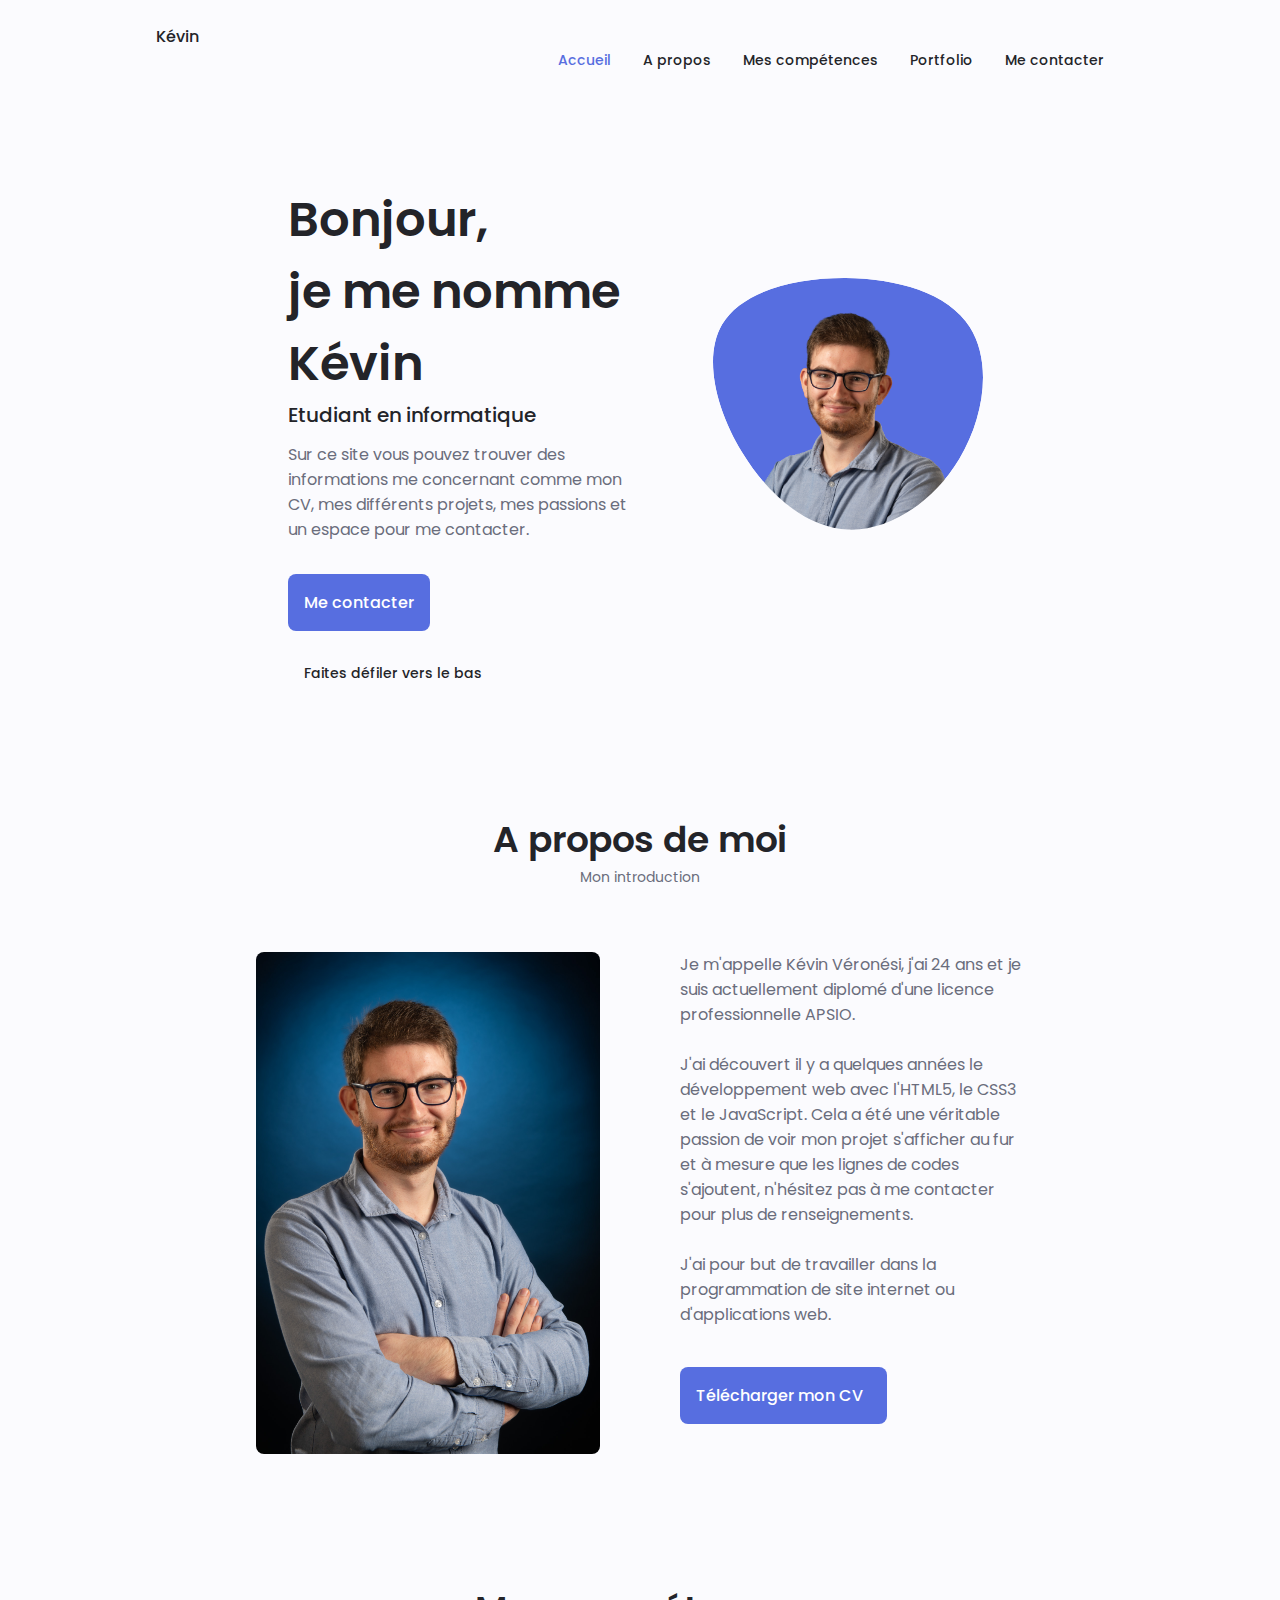
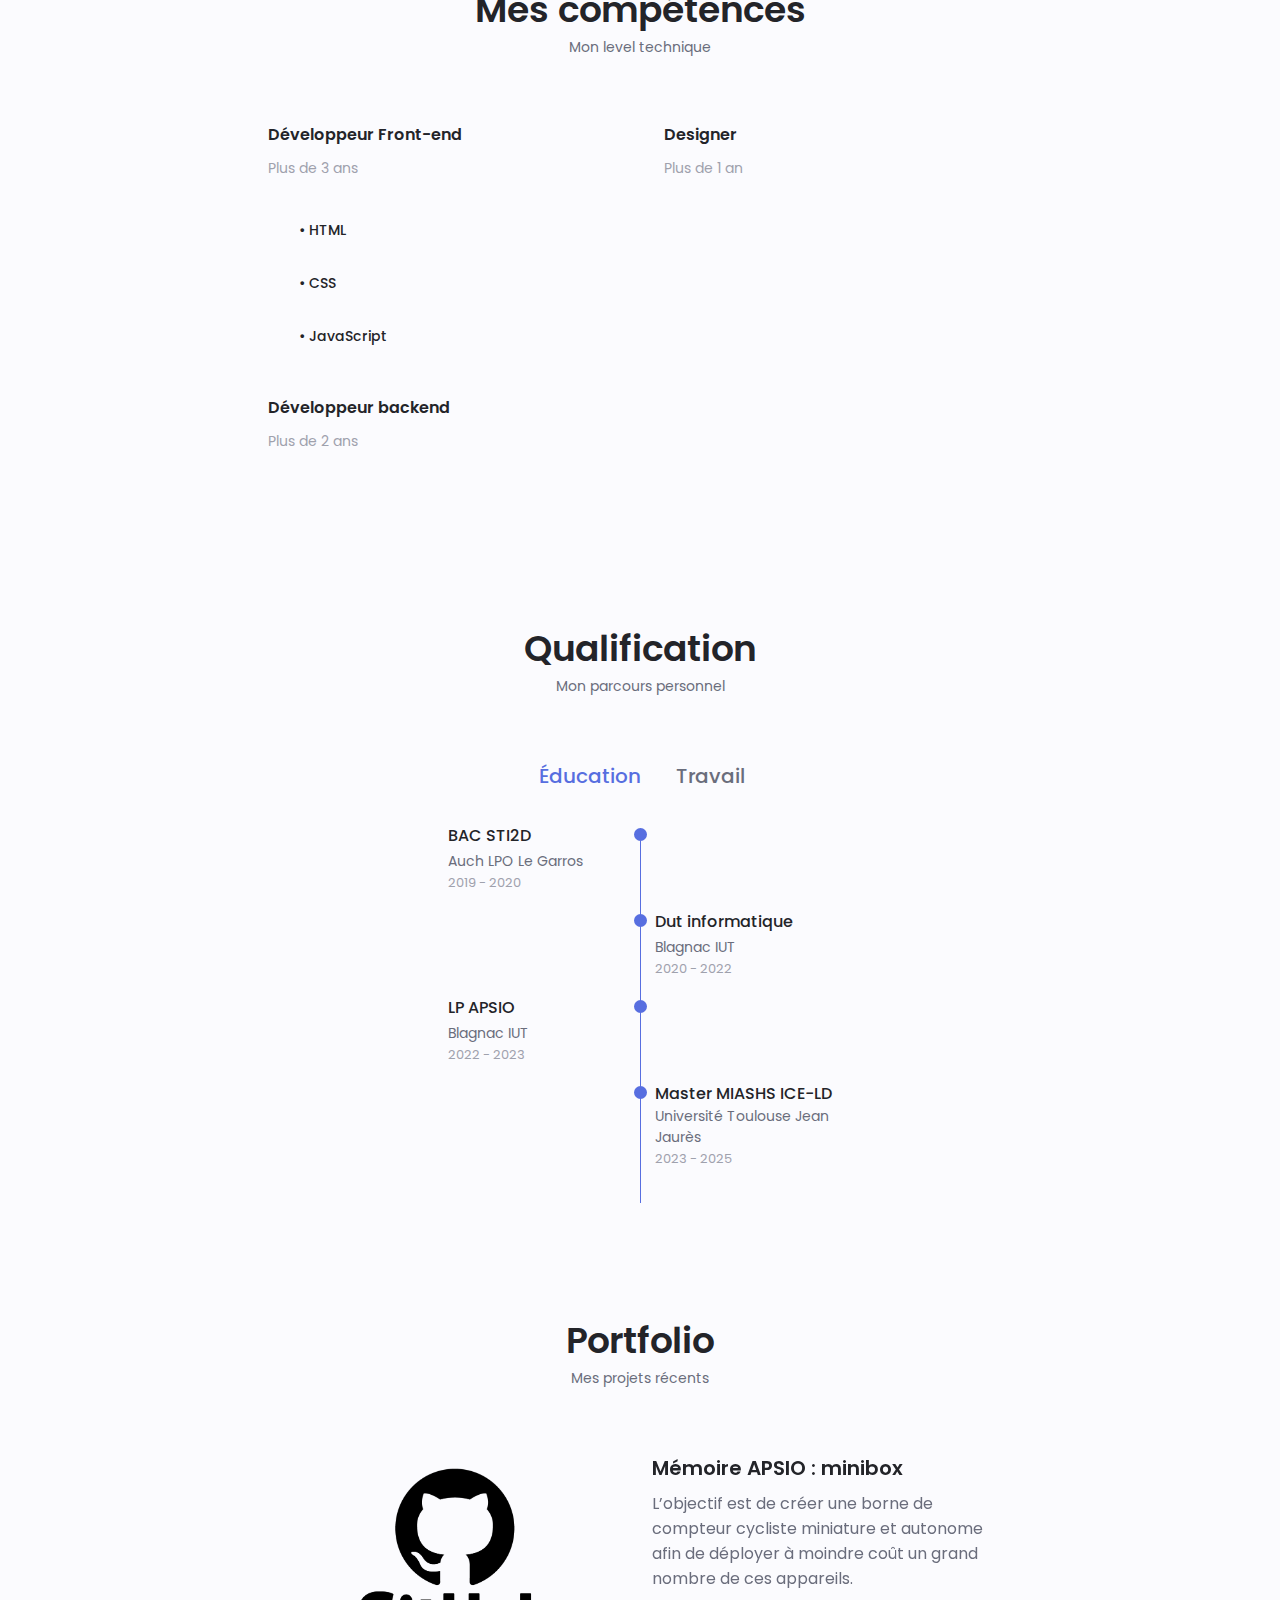
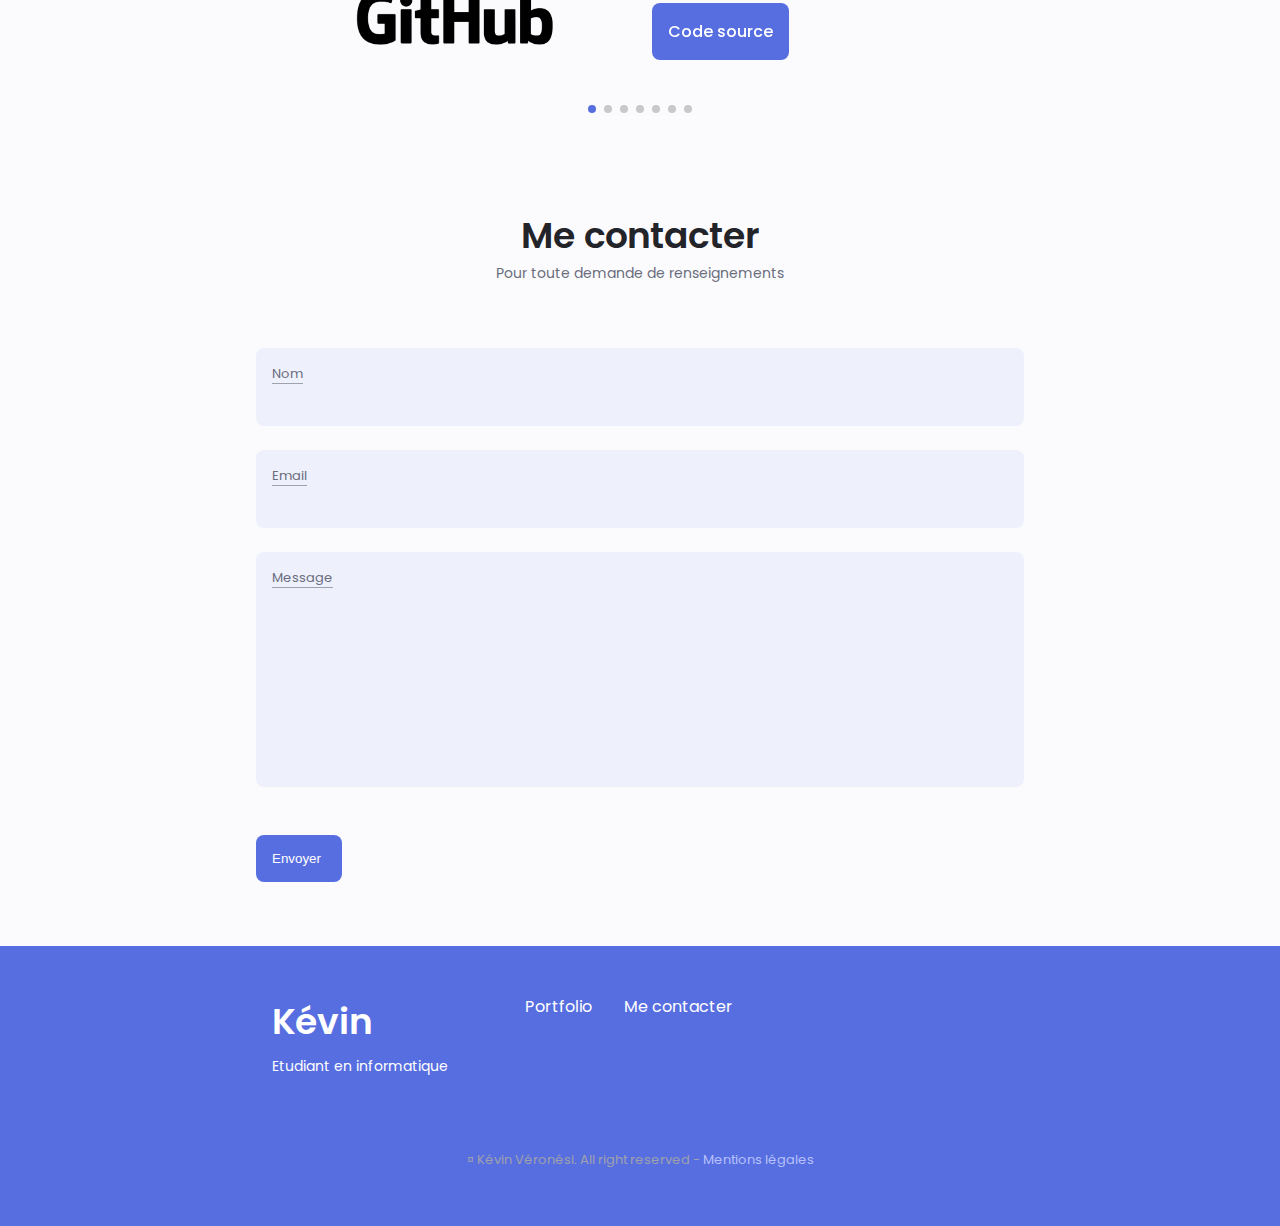
<file: index.html>
<!DOCTYPE html>
<html lang="fr">
  <head>
    <meta charset="UTF-8" />
    <meta name="viewport" content="width=device-width, initial-scale=1.0" />

    <meta http-equiv="X-UA-Compatible" content="ie=edge" />
    <meta name="author" content="Kévin Véronési" />
    <meta name="theme-color" content="#5a43cb" />

    <!-- Metadata -->
    <meta
      name="description"
      content="Sur ce site vous pouvez retrouver des informations à propos de moi comme mon CV, mes différents projets, mes passions et un espace pour me contacter."
    />
    <meta name="keywords" content="Kévin Véronési" />
    <meta
      property="og:description"
      content="Sur ce site vous pouvez retrouver des informations à propos de moi comme mon CV, mes différents projets, mes passions et un espace pour me contacter."
    />
    <meta property="og:image" content="/assets/img/icon.jpg" />
    <meta property="og:site_name" content="Kevin-dev" />

    <!-- Favicon && Apple Icons -->
    <link rel="icon" type="image/jpg" href="/assets/img/icon.jpg" />
    <link rel="apple-touch-icon" href="/assets/img/icon.jpg" type="image/jpg" />

    <!--==================== UNICONS ====================-->
    <link
      rel="stylesheet"
      href="https://unicons.iconscout.com/release/v4.0.0/css/line.css"
    />

    <!--==================== SWIPER CSS ====================-->
    <link rel="stylesheet" href="assets/css/swiper-bundle.min.css" />

    <!--==================== CSS ====================-->
    <link rel="stylesheet" href="assets/css/styles.css" />

    <title>Kévin Véronési</title>
  </head>

  <body>
    <!--==================== HEADER ====================-->
    <header class="header" id="header">
      <nav class="nav container">
        <a href="#" class="nav__logo">Kévin</a>

        <div class="nav__menu" id="nav-menu">
          <ul class="nav__list grid">
            <li class="nav__item">
              <a href="#home" class="nav__link active-link">
                <i class="uil uil-estate nav__icon"></i> Accueil
              </a>
            </li>
            <li class="nav__item">
              <a href="#about" class="nav__link">
                <i class="uil uil-user nav__icon"></i> A propos
              </a>
            </li>
            <li class="nav__item">
              <a href="#skills" class="nav__link">
                <i class="uil uil-file-alt nav__icon"></i> Mes compétences
              </a>
            </li>
            <li class="nav__item">
              <a href="#portfolio" class="nav__link">
                <i class="uil uil-scenery nav__icon"></i> Portfolio
              </a>
            </li>
            <li class="nav__item">
              <a href="#contact" class="nav__link">
                <i class="uil uil-message nav__icon"></i> Me contacter
              </a>
            </li>
          </ul>
          <i class="uil uil-times nav__close" id="nav-close"></i>
        </div>
        <div class="nav__btns">
          <!-- Theme change button -->
          <i class="uil uil-moon change-theme" id="theme-button"></i>

          <div class="nav__toggle" id="nav-toggle">
            <i class="uil uil-apps"></i>
          </div>
        </div>
      </nav>
    </header>

    <!--==================== MAIN ====================-->
    <main class="main">
      <!--==================== HOME ====================-->
      <section class="home section" id="home">
        <div class="homme__container container grid">
          <div class="home__content grid">
            <div class="home__social">
              <a
                href="https://www.linkedin.com/in/kveronesi/"
                class="home__social-icon"
                target="_blank"
                rel="noopener noreferrer"
                title="LinkedIn"
              >
                <i class="uil uil-linkedin-alt"></i>
              </a>
              <a
                href="https://github.com/Drosscend"
                class="home__social-icon"
                target="_blank"
                rel="noopener noreferrer"
                title="GitHub"
              >
                <i class="uil uil-github-alt"></i>
              </a>
              <a
                href="https://www.instagram.com/kevin.veronesi/"
                class="home__social-icon"
                target="_blank"
                rel="noopener noreferrer"
                title="Instagram"
              >
                <i class="uil uil-instagram"></i>
              </a>
              <a
                href="mailto:kevin.veronesipro@gmail.com"
                class="home__social-icon"
                target="_blank"
                rel="noopener noreferrer"
                title="Instagram"
              >
                <i class="uil uil-envelope"></i>
              </a>
            </div>
            <div class="home__img">
              <svg
                class="home__blob"
                viewBox="0 0 200 187"
                xmlns="http://www.w3.org/2000/svg"
              >
                <mask id="mask0" mask-type="alpha">
                  <path
                    d="M190.312 36.4879C206.582 62.1187 201.309 102.826 182.328 134.186C163.346 165.547
                        130.807 187.559 100.226 186.353C69.6454 185.297 41.0228 161.023 21.7403 129.362C2.45775 
                        97.8511 -7.48481 59.1033 6.67581 34.5279C20.9871 10.1032 59.7028 -0.149132 97.9666 
                        0.00163737C136.23 0.303176 174.193 10.857 190.312 36.4879Z"
                  />
                </mask>
                <g mask="url(#mask0)">
                  <path
                    d="M190.312 36.4879C206.582 62.1187 201.309 102.826 182.328 134.186C163.346
                        165.547 130.807 187.559 100.226 186.353C69.6454 185.297 41.0228 161.023 21.7403 
                        129.362C2.45775 97.8511 -7.48481 59.1033 6.67581 34.5279C20.9871 10.1032 59.7028 
                        -0.149132 97.9666 0.00163737C136.23 0.303176 174.193 10.857 190.312 36.4879Z"
                  />
                  <image
                    class="home__blob-img"
                    x="-15"
                    y="0"
                    href="assets/img/perfil.png"
                    height="270px"
                    width="200px"
                  />
                </g>
              </svg>
            </div>
            <div class="home__data">
              <h1 class="home__title">Bonjour,<br />je me nomme Kévin</h1>
              <h3 class="home__subtitle">Etudiant en informatique</h3>
              <p class="home__description">
                Sur ce site vous pouvez trouver des informations me concernant
                comme mon CV, mes différents projets, mes passions et un espace
                pour me contacter.
              </p>
              <a href="#contact" class="button futton--flex">
                Me contacter <i class="uil uil-message button__icon"></i>
              </a>
            </div>
          </div>

          <div class="home__scroll">
            <a href="#about" class="home__scroll-button button--flex">
              <i class="uil uil-mouse-alt home__scroll-mouse"></i>
              <span class="home__scroll-name">Faites défiler vers le bas</span>
              <i class="uil uil-arrow-down home__scroll-arrow"></i>
            </a>
          </div>
        </div>
      </section>

      <!--==================== ABOUT ====================-->
      <section class="about section" id="about">
        <h2 class="section__title">A propos de moi</h2>
        <span class="section__subtitle">Mon introduction</span>

        <div class="about__container container grid">
          <img src="assets/img/about.jpg" alt="About" class="about__img" />
          <div class="about__sata">
            <p class="about__description">
              Je m'appelle Kévin Véronési, j'ai <span class="age">20</span> ans
              et je suis actuellement diplomé d'une licence professionnelle
              APSIO. <br /><br />
              J'ai découvert il y a quelques années le développement web avec
              l'HTML5, le CSS3 et le JavaScript. Cela a été une véritable
              passion de voir mon projet s'afficher au fur et à mesure que les
              lignes de codes s'ajoutent, n'hésitez pas à me contacter pour plus
              de renseignements.
              <br /><br />

              J'ai pour but de travailler dans la programmation de site internet
              ou d'applications web.
            </p>
            <div class="about__buttons">
              <a
                download=""
                href="assets/pdf/Véronési_Kévin_CV.pdf"
                class="button button--flex"
              >
                Télécharger mon CV<i
                  class="uil uil-download-alt button-icon"
                ></i>
              </a>
            </div>
          </div>
        </div>
      </section>

      <!--==================== SKILLS ====================-->
      <section class="skills section" id="skills">
        <h2 class="section__title">Mes compétences</h2>
        <span class="section__subtitle">Mon level technique</span>
        <div class="skills__container container grid">
          <div>
            <!--==================== SKILLS 1 ====================-->
            <div class="skills__content skills__open">
              <div class="skills__header">
                <i class="uil uil-brackets-curly skills__icon"></i>
                <div>
                  <h2 class="skills__title">Développeur Front-end</h2>
                  <span class="skills__subtitle">Plus de 3 ans</span>
                </div>
                <i class="uil uil-angle-down skills__arrow"></i>
              </div>
              <div class="skills__list grid">
                <div class="skills__data">
                  <div class="skills__title">
                    <h3 class="skills__name">HTML</h3>
                  </div>
                </div>
                <div class="skills__data">
                  <div class="skills__title">
                    <h3 class="skills__name">CSS</h3>
                  </div>
                </div>
                <div class="skills__data">
                  <div class="skills__title">
                    <h3 class="skills__name">JavaScript</h3>
                  </div>
                </div>
              </div>
            </div>
            <!--==================== SKILLS 2 ====================-->
            <div class="skills__content skills__close">
              <div class="skills__header">
                <i class="uil uil-server-network skills__icon"></i>
                <div>
                  <h2 class="skills__title">Développeur backend</h2>
                  <span class="skills__subtitle">Plus de 2 ans</span>
                </div>
                <i class="uil uil-angle-down skills__arrow"></i>
              </div>
              <div class="skills__list grid">
                <div class="skills__data">
                  <div class="skills__title">
                    <h3 class="skills__name">PHP</h3>
                  </div>
                </div>
                <div class="skills__data">
                  <div class="skills__title">
                    <h3 class="skills__name">Node JS</h3>
                  </div>
                </div>
                <div class="skills__data">
                  <div class="skills__title">
                    <h3 class="skills__name">Python</h3>
                  </div>
                </div>
                <div class="skills__data">
                  <div class="skills__title">
                    <h3 class="skills__name">Java</h3>
                  </div>
                </div>
                <div class="skills__data">
                  <div class="skills__title">
                    <h3 class="skills__name">TypeScript</h3>
                  </div>
                </div>
                <div class="skills__data">
                  <div class="skills__title">
                    <h3 class="skills__name">C#</h3>
                  </div>
                </div>
              </div>
            </div>
          </div>
          <div>
            <!--==================== SKILLS 3 ====================-->
            <div class="skills__content skills__close">
              <div class="skills__header">
                <i class="uil uil-swatchbook skills__icon"></i>
                <div>
                  <h2 class="skills__title">Designer</h2>
                  <span class="skills__subtitle">Plus de 1 an</span>
                </div>
                <i class="uil uil-angle-down skills__arrow"></i>
              </div>
              <div class="skills__list grid">
                <div class="skills__data">
                  <div class="skills__title">
                    <h3 class="skills__name">Figma</h3>
                  </div>
                </div>
              </div>
            </div>
          </div>
        </div>
      </section>

      <!--==================== QUALIFICATION ====================-->
      <section class="qualification section">
        <h2 class="section__title">Qualification</h2>
        <span class="section__subtitle">Mon parcours personnel</span>
        <div class="qualification__container container">
          <div class="qualification__tabs">
            <div
              class="qualification__button button--flex qualification__active"
              data-target="#education"
            >
              <i class="uil uil-graduation-cap qualification__icon"></i>
              Éducation
            </div>
            <div class="qualification__button button--flex" data-target="#work">
              <i class="uil uil-briefcase-alt qualification__icon"></i>
              Travail
            </div>
          </div>

          <div class="qualification__sections">
            <!--==================== QUALIFICATION CONTENT 1 ====================-->
            <div
              class="qualification__content qualification__active"
              data-content
              id="education"
            >
              <!--==================== QUALIFICATION 1 ====================-->
              <div class="qualification__data">
                <div>
                  <h3 class="qualification__title">BAC STI2D</h3>
                  <span class="qualification__subtitle"
                    >Auch LPO Le Garros</span
                  >
                  <div class="qualification__calendar">
                    <i class="uil uil-calendar-alt"></i>
                    2019 - 2020
                  </div>
                </div>

                <div>
                  <span class="qualification__rounder"></span>
                  <span class="qualification__line"></span>
                </div>
              </div>
              <!--==================== QUALIFICATION 2 ====================-->
              <div class="qualification__data">
                <div></div>

                <div>
                  <span class="qualification__rounder"></span>
                  <span class="qualification__line"></span>
                </div>

                <div>
                  <h3 class="qualification__title">Dut informatique</h3>
                  <span class="qualification__subtitle">Blagnac IUT</span>
                  <div class="qualification__calendar">
                    <i class="uil uil-calendar-alt"></i>
                    2020 - 2022
                  </div>
                </div>
              </div>
              <!--==================== QUALIFICATION 3 ====================-->
              <div class="qualification__data">
                <div>
                  <h3 class="qualification__title">LP APSIO</h3>
                  <span class="qualification__subtitle">Blagnac IUT</span>
                  <div class="qualification__calendar">
                    <i class="uil uil-calendar-alt"></i>
                    2022 - 2023
                  </div>
                </div>

                <div>
                  <span class="qualification__rounder"></span>
                  <span class="qualification__line"></span>
                </div>
              </div>
              <!--==================== QUALIFICATION 4 ====================-->
              <div class="qualification__data">
                <div></div>
  
                <div>
                  <span class="qualification__rounder"></span>
                  <span class="qualification__line"></span>
                </div>
  
                <div>
                  <h3 class="qualification__title">Master MIASHS ICE-LD</h3>
                  <span class="qualification__subtitle">Université Toulouse Jean Jaurès</span>
                  <div class="qualification__calendar">
                    <i class="uil uil-calendar-alt"></i>
                    2023 - 2025
                  </div>
                </div>
              </div>
            </div>
            <!--==================== QUALIFICATION CONTENT 2 ====================-->
            <div class="qualification__content" data-content id="work">
              <!--==================== QUALIFICATION 1 ====================-->
              <div class="qualification__data">
                <div>
                  <h3 class="qualification__title">
                    Stage consultant Winshuttle
                  </h3>
                  <span class="qualification__subtitle">STMS - Toulouse</span>
                  <div class="qualification__calendar">
                    <i class="uil uil-calendar-alt"></i>
                    04-2022 - 06-2022
                  </div>
                </div>

                <div>
                  <span class="qualification__rounder"></span>
                  <span class="qualification__line"></span>
                </div>
              </div>
              <!--==================== QUALIFICATION 2 ====================-->
              <div class="qualification__data">
                <div></div>

                <div>
                  <span class="qualification__rounder"></span>
                  <span class="qualification__line"></span>
                </div>

                <div>
                  <h3 class="qualification__title">
                    Alternance consultant Winshuttle
                  </h3>
                  <span class="qualification__subtitle">STMS - Toulouse</span>
                  <div class="qualification__calendar">
                    <i class="uil uil-calendar-alt"></i>
                    09-2022 - 06-2023
                  </div>
                </div>
              </div>
              <!--==================== QUALIFICATION 3 ====================-->
              <div class="qualification__data">
                <div>
                  <h3 class="qualification__title">
                    Alternance consultant Winshuttle
                  </h3>
                  <span class="qualification__subtitle">STMS - Toulouse</span>
                  <div class="qualification__calendar">
                    <i class="uil uil-calendar-alt"></i>
                    09-2023 - 08-2025
                  </div>
                </div>

                <div>
                  <span class="qualification__rounder"></span>
                  <span class="qualification__line"></span>
                </div>
              </div>
            </div>
          </div>
        </div>
      </section>

      <!--==================== PORTFOLIO ====================-->
      <section class="portfolio section" id="portfolio">
        <h2 class="section__title">Portfolio</h2>
        <span class="section__subtitle">Mes projets récents</span>
        <div class="portfolio__container container swiper-container">
          <div class="swiper-wrapper">
            <!--==================== PORTFOLIO 1 ====================-->
            <div class="portfolio__content grid swiper-slide">
              <img
                src="assets/img/portfolio-github.png"
                alt="Image github"
                class="portfolio__img"
              />
              <div class="portfolio__data">
                <h3 class="portfolio__title">Mémoire APSIO : minibox</h3>
                <p class="portfolio__description">
                  L’objectif est de créer une borne de compteur cycliste
                  miniature et autonome afin de déployer à moindre coût un grand
                  nombre de ces appareils.
                </p>
                <a
                  href="https://github.com/Drosscend/MiniBox"
                  class="button button--flex button--small portfolio__button"
                >
                  Code source
                  <i class="uil uil-arrow-right button__icon"></i>
                </a>
              </div>
            </div>
            <!--==================== PORTFOLIO 2 ====================-->
            <div class="portfolio__content grid swiper-slide">
              <img
                src="assets/img/portfolio2.jpg"
                alt="Image Détection visage"
                class="portfolio__img"
              />
              <div class="portfolio__data">
                <h3 class="portfolio__title">Détection-Visage</h3>
                <p class="portfolio__description">
                  Détection de visage à partir de vidéo ou d'image en Python.
                </p>
                <a
                  href="https://github.com/Drosscend/Detection-Visage"
                  class="button button--flex button--small portfolio__button"
                >
                  Demo
                  <i class="uil uil-arrow-right button__icon"></i>
                </a>
              </div>
            </div>
            <!--==================== PORTFOLIO 3 ====================-->
            <div class="portfolio__content grid swiper-slide">
              <img
                src="assets/img/portfolio3.jpg"
                alt="Image Démineur java"
                class="portfolio__img"
              />
              <div class="portfolio__data">
                <h3 class="portfolio__title">Démineur en java</h3>
                <p class="portfolio__description">
                  Création du jeu "Démineur" en java (Interface) lors d"un
                  devoir en IUT Informatique.
                </p>
                <a
                  href="./Projets/demineur/Demineur.jar"
                  class="button button--flex button--small portfolio__button"
                >
                  Lance moi !
                  <i class="uil uil-arrow-right button__icon"></i>
                </a>
              </div>
            </div>
            <!--==================== PORTFOLIO 4 ====================-->
            <div class="portfolio__content grid swiper-slide">
              <img
                src="assets/img/portfolio4.jpg"
                alt="Image discord"
                class="portfolio__img"
              />
              <div class="portfolio__data">
                <h3 class="portfolio__title">Discord</h3>
                <p class="portfolio__description">
                  Un des responsables du discord du DUT informatique de Blagnac
                  (650 membres).
                </p>
              </div>
            </div>
            <!--==================== PORTFOLIO 5 ====================-->
            <div class="portfolio__content grid swiper-slide">
              <img
                src="assets/img/portfolio5.jpg"
                alt="Image générateur de mot de passe"
                class="portfolio__img"
              />
              <div class="portfolio__data">
                <h3 class="portfolio__title">Générateur de mot de passe</h3>
                <p class="portfolio__description">
                  Site internet simple pour générer des mots de passe forts
                  aléatoirement.
                </p>
                <a
                  href="./Projets/random_password_generator/"
                  class="button button--flex button--small portfolio__button"
                >
                  Demo
                  <i class="uil uil-arrow-right button__icon"></i>
                </a>
              </div>
            </div>
            <!--==================== PORTFOLIO 6 ====================-->
            <div class="portfolio__content grid swiper-slide">
              <img
                src="assets/img/portfolio6.jpg"
                alt="Image Platform-game"
                class="portfolio__img"
              />
              <div class="portfolio__data">
                <h3 class="portfolio__title">Platform-Game</h3>
                <p class="portfolio__description">
                  Un jeu de Plateforme créé grâce à l'outil Construct. (Aucun
                  des graphismes n'est fait par moi)
                </p>
                <a
                  href="./Projets/platformgames_construct/"
                  class="button button--flex button--small portfolio__button"
                >
                  Demo
                  <i class="uil uil-arrow-right button__icon"></i>
                </a>
                <a
                  href="https://github.com/Drosscend/Platform-Game"
                  class="button button--flex button--small portfolio__button"
                >
                  Code source
                  <i class="uil uil-arrow-right button__icon"></i>
                </a>
              </div>
            </div>
            <!--==================== PORTFOLIO 7 ====================-->
            <div class="portfolio__content grid swiper-slide">
              <img
                src="assets/img/portfolio-github.png"
                alt="Image github"
                class="portfolio__img"
              />
              <div class="portfolio__data">
                <h3 class="portfolio__title">Cookie Clicker extension</h3>
                <p class="portfolio__description">
                  Une extension pour navigateur permettant d'ajouter des aides
                  au fameux jeu cookie clicker
                </p>
                <a
                  href="https://github.com/Drosscend/Cookie-Clicker-extension"
                  class="button button--flex button--small portfolio__button"
                >
                  Code source
                  <i class="uil uil-arrow-right button__icon"></i>
                </a>
              </div>
            </div>
          </div>
          <div class="swiper-button-next">
            <i class="uil uil-angle-right-b swiper-portfolio-icon"></i>
          </div>
          <div class="swiper-button-prev">
            <i class="uil uil-angle-left-b swiper-portfolio-icon"></i>
          </div>
          <div class="swiper-pagination"></div>
        </div>
      </section>

      <!--==================== CONTACT ME ====================-->
      <section class="contact section" id="contact">
        <h2 class="section__title">Me contacter</h2>
        <span class="section__subtitle"
          >Pour toute demande de renseignements</span
        >
        <div class="contact__container container">
          <form
            name="contact"
            action="/Pages_supp/redirection/formSend.html"
            class="contact__form grid"
            data-netlify="true"
            netlify-honeypot="bot-field"
            data-netlify-recaptcha="true"
          >
            <p class="hide">
              <label>
                Don’t fill this out if you’re human: <input name="bot-field" />
              </label>
            </p>
            <div class="contact__inputs grid">
              <div class="contact__content">
                <label for="name" class="contact__label">Nom</label>
                <input
                  name="name"
                  id="name"
                  type="text"
                  class="contact__input"
                  required
                />
              </div>
              <div class="contact__content">
                <label for="email" class="contact__label">Email</label>
                <input
                  name="email"
                  id="email"
                  type="email"
                  class="contact__input"
                  required
                />
              </div>
            </div>
            <div class="contact__content">
              <label for="message" class="contact__label">Message</label>
              <textarea
                name="message"
                id="message"
                rows="7"
                class="contact__input"
              ></textarea>
            </div>
            <input type="hidden" name="form-name" value="contact" />
            <div data-netlify-recaptcha="true"></div>
            <div>
              <button type="submit" class="button button--flex">
                Envoyer
                <i class="uil uil-message button__icon"></i>
              </button>
            </div>
          </form>
        </div>
      </section>
    </main>

    <!--==================== FOOTER ====================-->
    <footer class="footer">
      <div class="footer__bg">
        <div class="footer__container container grid">
          <div>
            <h2 class="footer__title">Kévin</h2>
            <span class="footer__subtitle">Etudiant en informatique</span>
          </div>
          <ul class="footer__links">
            <li>
              <a href="#portfolio" class="footer__link">Portfolio</a>
            </li>
            <li>
              <a href="#contact" class="footer__link">Me contacter</a>
            </li>
          </ul>

          <div class="footer__socials">
            <a
              href="https://www.instagram.com/kevin.veronesi"
              class="footer__social"
              target="_blank"
              rel="noopener noreferrer"
              title="Instagram"
            >
              <i class="uil uil-instagram"></i>
            </a>
            <a
              href="https://www.linkedin.com/in/k%C3%A9vin-v%C3%A9ron%C3%A9si"
              class="footer__social"
              target="_blank"
              rel="noopener noreferrer"
              title="Linkedin"
            >
              <i class="uil uil-linkedin-alt"></i>
            </a>
            <a
              href="https://github.com/Drosscend"
              class="footer__social"
              target="_blank"
              rel="noopener noreferrer"
              title="Github"
            >
              <i class="uil uil-github-alt"></i>
            </a>
          </div>
        </div>
        <p class="footer__copy">
          &#164; Kévin Véronési. All right reserved -
          <a class="link" href="Pages_supp/Mentions_légales/index.html"
            >Mentions légales</a
          >
        </p>
      </div>
    </footer>

    <!--==================== SCROLL TOP ====================-->
    <a
      href="#"
      class="scrollup"
      id="scroll-up"
      title="Remonter en haut de la page"
    >
      <i class="uil uil-arrow-up scrollup__icon"></i>
    </a>
    <!--==================== SWIPER JS ====================-->
    <script src="assets/js/swiper-bundle.min.js"></script>

    <!--==================== MAIN JS ====================-->
    <script src="assets/js/main.js"></script>
  </body>
</html>
</file>
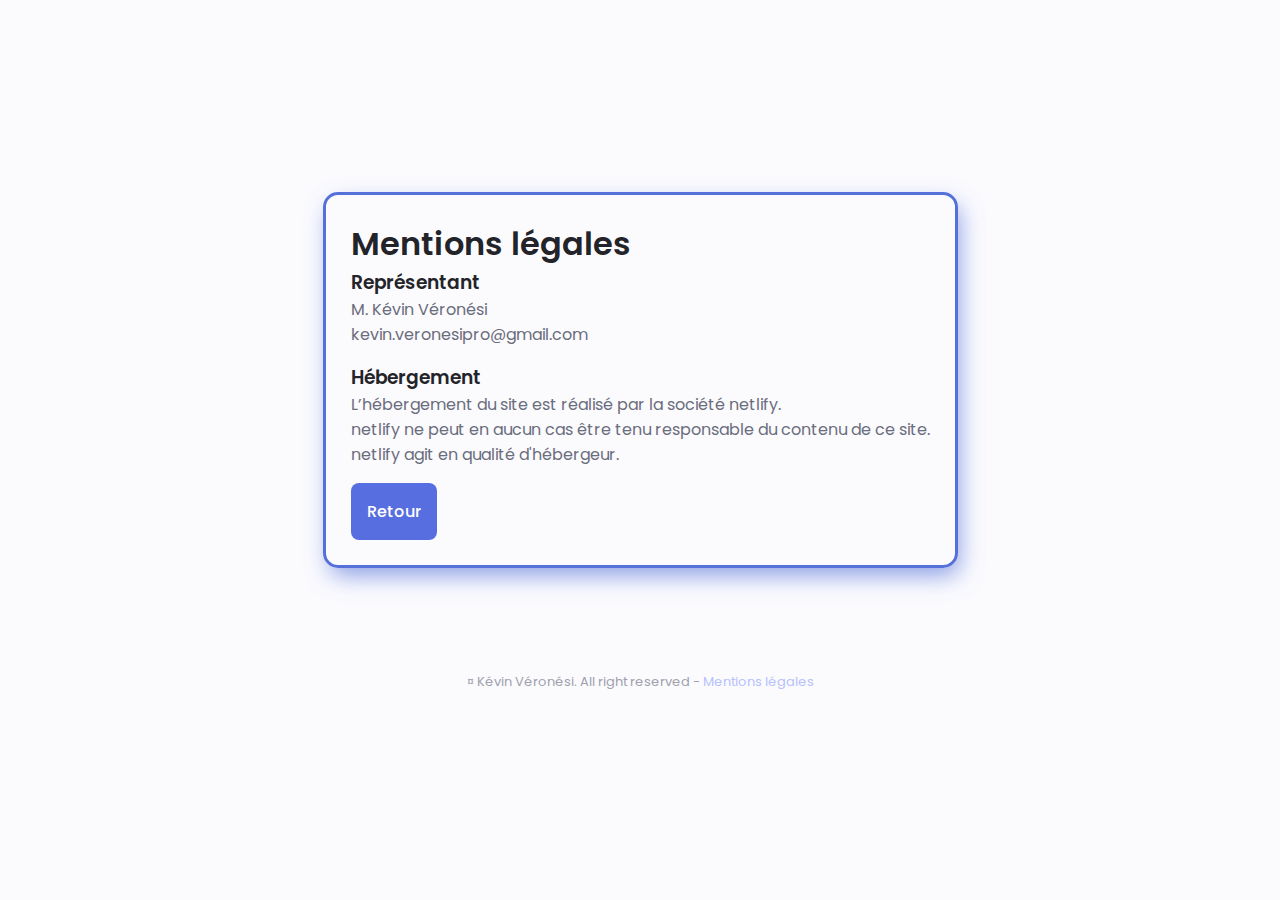
<file: Pages_supp/Mentions_légales/index.html>
<!doctype html>
<html lang="fr">

<head>
  <meta charset="UTF-8" />
  <meta name="viewport" content="width=device-width, initial-scale=1.0" />
  <meta http-equiv="X-UA-Compatible" content="ie=edge" />
  <meta name="author" content="Kévin Véronési" />
  <meta name="theme-color" content="#6e57e0" />

  <!-- Metadata -->
  <title>Mentions légales - Kévin Véronési</title>
  <meta name="description"
    content="Sur ce site vous pouvez retrouver des informations à propos de moi comme mon CV, mes différents projets, mes passions et un espace pour me contacter." />
  <meta name="keywords" content="Mentions légales - Kévin Véronési" />
  <meta property="og:description"
    content="Sur ce site vous pouvez retrouver des informations à propos de moi comme mon CV, mes différents projets, mes passions et un espace pour me contacter." />
  <meta property="og:image" content="/assets/img/about.jpg" />
  <meta property="og:site_name" content="Kevin-dev" />

  <!-- Favicon && Apple Icons -->
  <link rel="icon" type="image/jpg" href="/assets/img/about.jpg" />
  <link rel="apple-touch-icon" href="/assets/img/about.jpg" type="image/jpg" />

  <!-- css -->
  <link rel="stylesheet" href="/assets/css/styles.css" />
</head>
<style>
  body {
    display: flex;
    align-items: center;
    justify-content: center;
    flex-direction: column;
    min-height: 100vh;
  }

  .box {
    border: #5571d9 solid 3px;
    border-radius: 15px;
    padding: 25px;
    box-shadow: 4px 10px 23px -3px #5572d9b0;
  }

  p {
    margin-bottom: 1rem;
  }

  @media screen and (max-width: 734px) {
    .box {
      margin: 1em;
    }
  }
</style>

<body>
  <div class="box">
    <h1>Mentions légales</h1>
    <h3>Représentant</h3>
    <p>M. Kévin Véronési <br>
      kevin.veronesipro@gmail.com</p>
    <h3>Hébergement</h3>
    <p>L’hébergement du site est réalisé par la société netlify. <br>
      netlify ne peut en aucun cas être tenu responsable du contenu de ce site. <br>
      netlify agit en qualité d'hébergeur.</p>
    <a href="../../index.html" class="button">
      Retour
    </a>
  </div>
  <!--==================== FOOTER ====================-->
  <footer class="footer">
    <p class="footer__copy">&#164; Kévin Véronési. All right reserved - <a class="link" href="#">Mentions légales</a>
    </p>
  </footer>
</body>

</html>
</file>
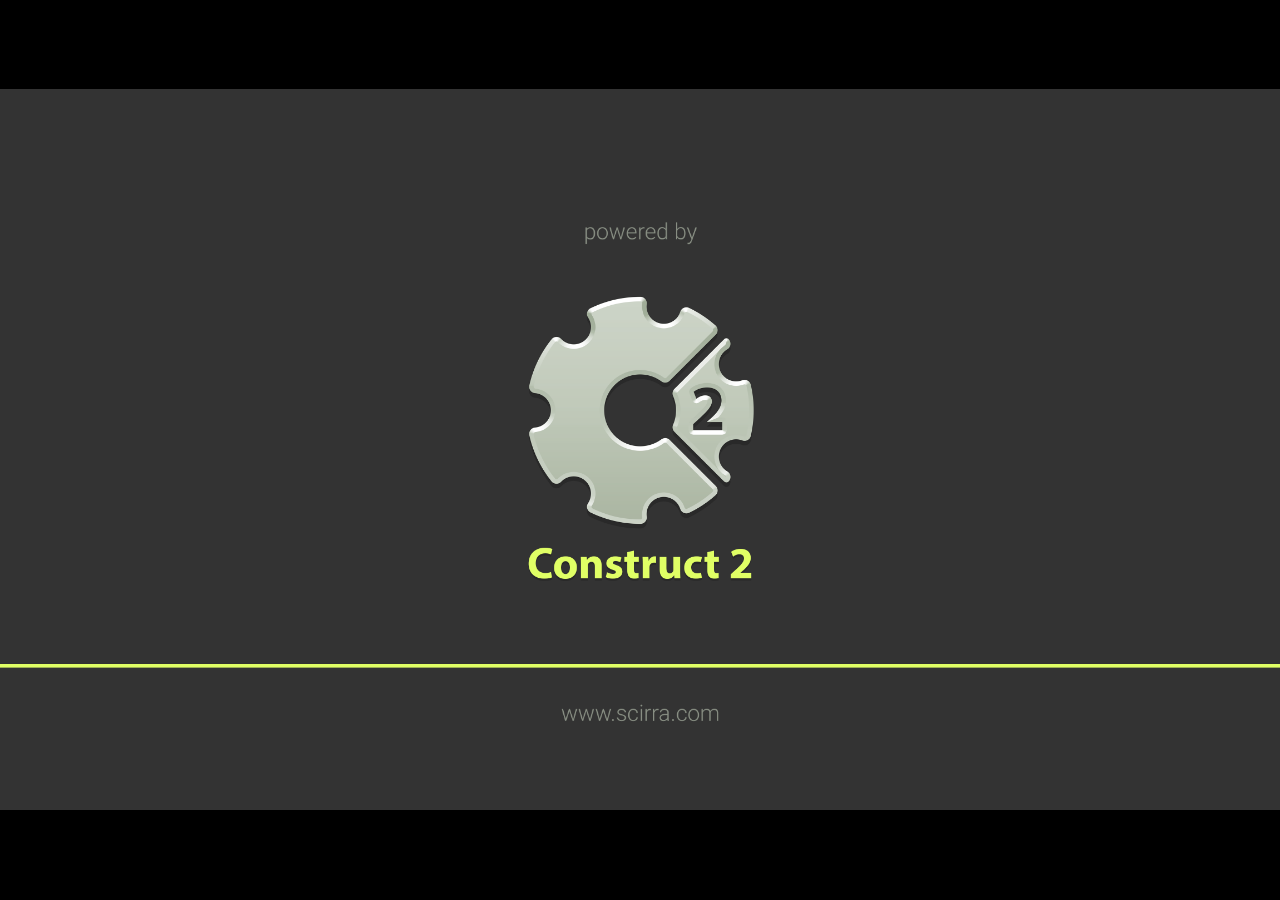
<file: Projets/PlatformGames_Construct/index.html>
﻿<!DOCTYPE html>
<html manifest="offline.appcache">

<head>
  <!-- <meta name="robots" content="noindex"> -->

  <meta charset="UTF-8" />
  <meta name="viewport" content="width=device-width, initial-scale=1.0" />
  <meta http-equiv="X-UA-Compatible" content="ie=edge" />
  <meta name="author" content="Kévin Véronési" />
	<meta name="theme-color" content="#FFD152" />
	
	<title>Platform Games</title>

	<!-- Standardised web app manifest -->
	<link rel="manifest" href="appmanifest.json" />

	<!-- Allow fullscreen mode on iOS devices. (These are Apple specific meta tags.) -->
	<meta name="viewport"
		content="width=device-width, initial-scale=1.0, maximum-scale=1.0, minimum-scale=1.0, user-scalable=no, minimal-ui" />
	<meta name="apple-mobile-web-app-capable" content="yes" />
	<meta name="apple-mobile-web-app-status-bar-style" content="black" />
	<link rel="apple-touch-icon" sizes="256x256" href="icon-256.png" />
	<meta name="HandheldFriendly" content="true" />

	<!-- Chrome for Android web app tags -->
	<meta name="mobile-web-app-capable" content="yes" />
	<link rel="shortcut icon" sizes="256x256" href="icon-256.png" />

	<!-- All margins and padding must be zero for the canvas to fill the screen. -->
	<style type="text/css">
		* {
			padding: 0;
			margin: 0;
		}

		html,
		body {
			background: #000;
			color: #fff;
			overflow: hidden;
			touch-action: none;
			-ms-touch-action: none;
		}

		canvas {
			touch-action-delay: none;
			touch-action: none;
			-ms-touch-action: none;
		}
	</style>


</head>

<body>
	<div id="fb-root"></div>

	<script>
		// Issue a warning if trying to preview an exported project on disk.
		(function () {
			// Check for running exported on file protocol
			if (window.location.protocol.substr(0, 4) === "file") {
				alert("Exported games won't work until you upload them. (When running on the file:/// protocol, browsers block many features from working for security reasons.)");
			}
		})();
	</script>

	<!-- The canvas must be inside a div called c2canvasdiv -->
	<div id="c2canvasdiv">

		<!-- The canvas the project will render to.  If you change its ID, don't forget to change the
		ID the runtime looks for in the jQuery events above (ready() and cr_sizeCanvas()). -->
		<canvas id="c2canvas" width="1136" height="640">
			<!-- This text is displayed if the visitor's browser does not support HTML5.
			You can change it, but it is a good idea to link to a description of a browser
			and provide some links to download some popular HTML5-compatible browsers. -->
			<h1>Your browser does not appear to support HTML5. Try upgrading your browser to the latest version. <a
					href="http://www.whatbrowser.org">What is a browser?</a>
				<br /><br /><a href="http://www.microsoft.com/windows/internet-explorer/default.aspx">Microsoft Internet
					Explorer</a><br />
				<a href="http://www.mozilla.com/firefox/">Mozilla Firefox</a><br />
				<a href="http://www.google.com/chrome/">Google Chrome</a><br />
				<a href="http://www.apple.com/safari/download/">Apple Safari</a>
			</h1>
		</canvas>

	</div>

	<!-- Pages load faster with scripts at the bottom -->

	<!-- Construct 2 exported games require jQuery. -->
	<script src="jquery-2.1.1.min.js"></script>



	<!-- The runtime script.  You can rename it, but don't forget to rename the reference here as well.
    This file will have been minified and obfuscated if you enabled "Minify script" during export. -->
	<script src="c2runtime.js"></script>

	<script>
		// Start the Construct 2 project running on window load.
		jQuery(document).ready(function () {
			// Create new runtime using the c2canvas
			cr_createRuntime("c2canvas");
		});

		// Pause and resume on page becoming visible/invisible
		function onVisibilityChanged() {
			if (document.hidden || document.mozHidden || document.webkitHidden || document.msHidden)
				cr_setSuspended(true);
			else
				cr_setSuspended(false);
		};

		document.addEventListener("visibilitychange", onVisibilityChanged, false);
		document.addEventListener("mozvisibilitychange", onVisibilityChanged, false);
		document.addEventListener("webkitvisibilitychange", onVisibilityChanged, false);
		document.addEventListener("msvisibilitychange", onVisibilityChanged, false);

		function OnRegisterSWError(e) {
			console.warn("Failed to register service worker: ", e);
		};

		// Runtime calls this global method when ready to start caching (i.e. after startup).
		// This registers the service worker which caches resources for offline support.
		window.C2_RegisterSW = function C2_RegisterSW() {
			if (!navigator.serviceWorker)
				return;		// no SW support, ignore call

			try {
				navigator.serviceWorker.register("sw.js", { scope: "./" })
					.then(function (reg) {
						console.log("Registered service worker on " + reg.scope);
					})
					.catch(OnRegisterSWError);
			}
			catch (e) {
				OnRegisterSWError(e);
			}
		};
	</script>
</body>

</html>
</file>
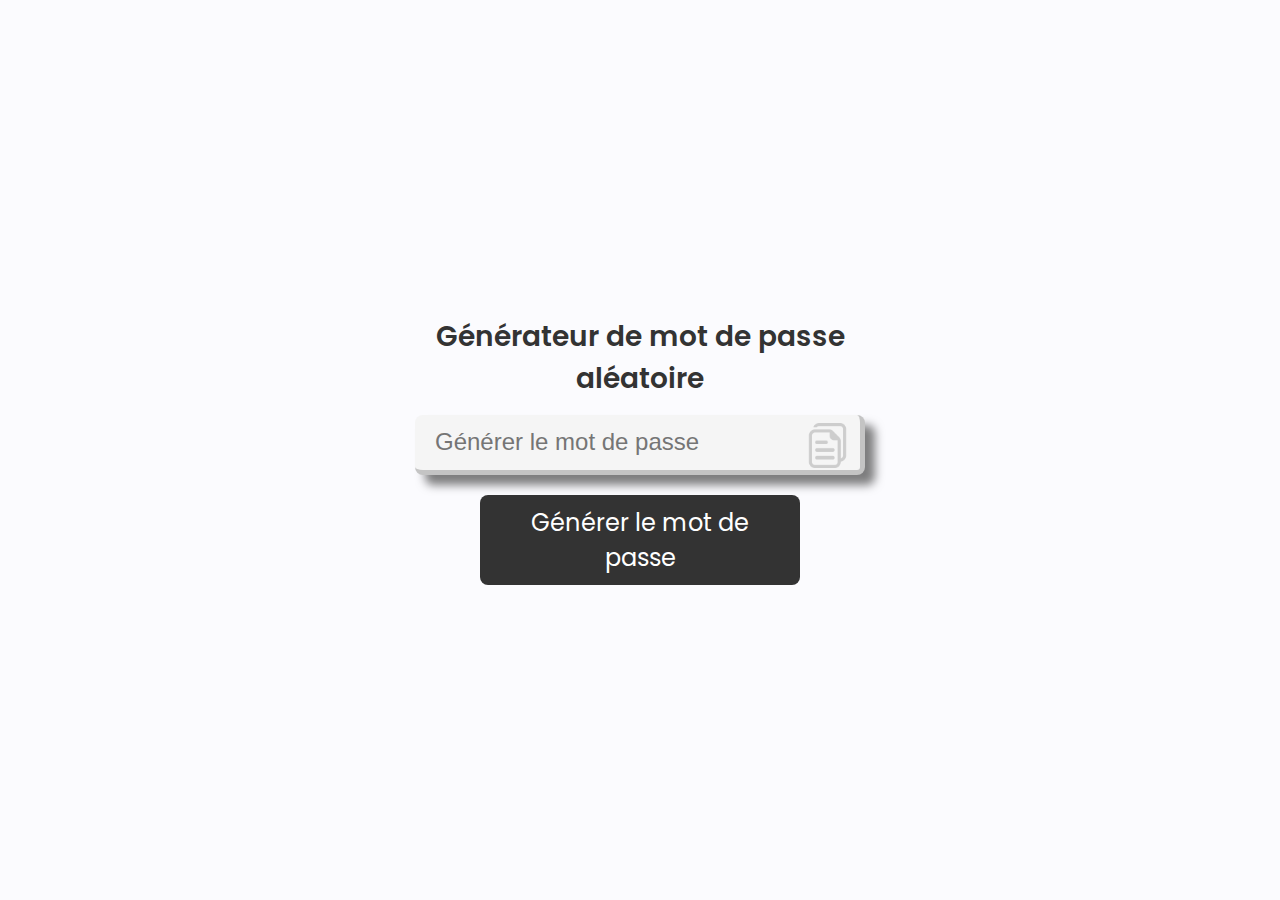
<file: Projets/Random_Password_Generator/index.html>
<!DOCTYPE html>
<html lang="fr-FR">

<head>
  <!-- <meta name="robots" content="noindex"> -->

  <meta charset="UTF-8" />
  <meta name="viewport" content="width=device-width, initial-scale=1.0" />
  <meta http-equiv="X-UA-Compatible" content="ie=edge" />
  <meta name="author" content="Kévin Véronési" />
  <meta name="theme-color" content="#5a43cb" />

  <!-- Metadata -->
  <meta name="description"
    content="Sur ce site vous pouvez retrouver des informations à propos de moi comme mon CV, mes différents projets, mes passions et un espace pour me contacter." />
  <meta name="keywords" content="Mentions légales - Légal kevin-dev.me" />
  <meta property="og:description"
    content="Sur ce site vous pouvez retrouver des informations à propos de moi comme mon CV, mes différents projets, mes passions et un espace pour me contacter." />
  <meta property="og:image" content="/assets/img/about.jpg" />
  <meta property="og:site_name" content="Kevin-dev" />

  <title>Générateur de mot de passe aléatoire</title>

  <!-- css -->
  <link rel="stylesheet" href="data/css/style.css">
  <link rel="stylesheet" href="../../assets/css/styles.css" />
</head>

<body>
  <div class="inputBox">
    <h2>Générateur de mot de passe aléatoire</h2>
    <input type="text" placeholder="Générer le mot de passe" id="password" readonly />
    <img src="data/copy.png" class="copy" alt="copier" onclick="copyPassword();">
    <div id="btn" onclick="getPassword();">Générer le mot de passe</div>
  </div>

  <script>
    function getPassword() {
      var chars =
        "0123456789azertyuiopqsdfghjklmwxcvbnAZERTYUIOPQSDFGHJKLMWXCVBN!@#$%^&*()_+?><:{}[]-.";
      var passwordLength = 16;
      var password = "";

      for (var i = 0; i < passwordLength; i++) {
        var randomNumber = Math.floor(Math.random() * chars.length);
        password += chars.substring(randomNumber, randomNumber + 1);
      }
      document.getElementById("password").value = password;
    }

    function copyPassword() {
      var copyPassText = document.getElementById("password");
      copyPassText.select();
      copyPassText.setSelectionRange(0, 9999);
      document.execCommand("copy");
    }
  </script>

</body>

</html>
</file>
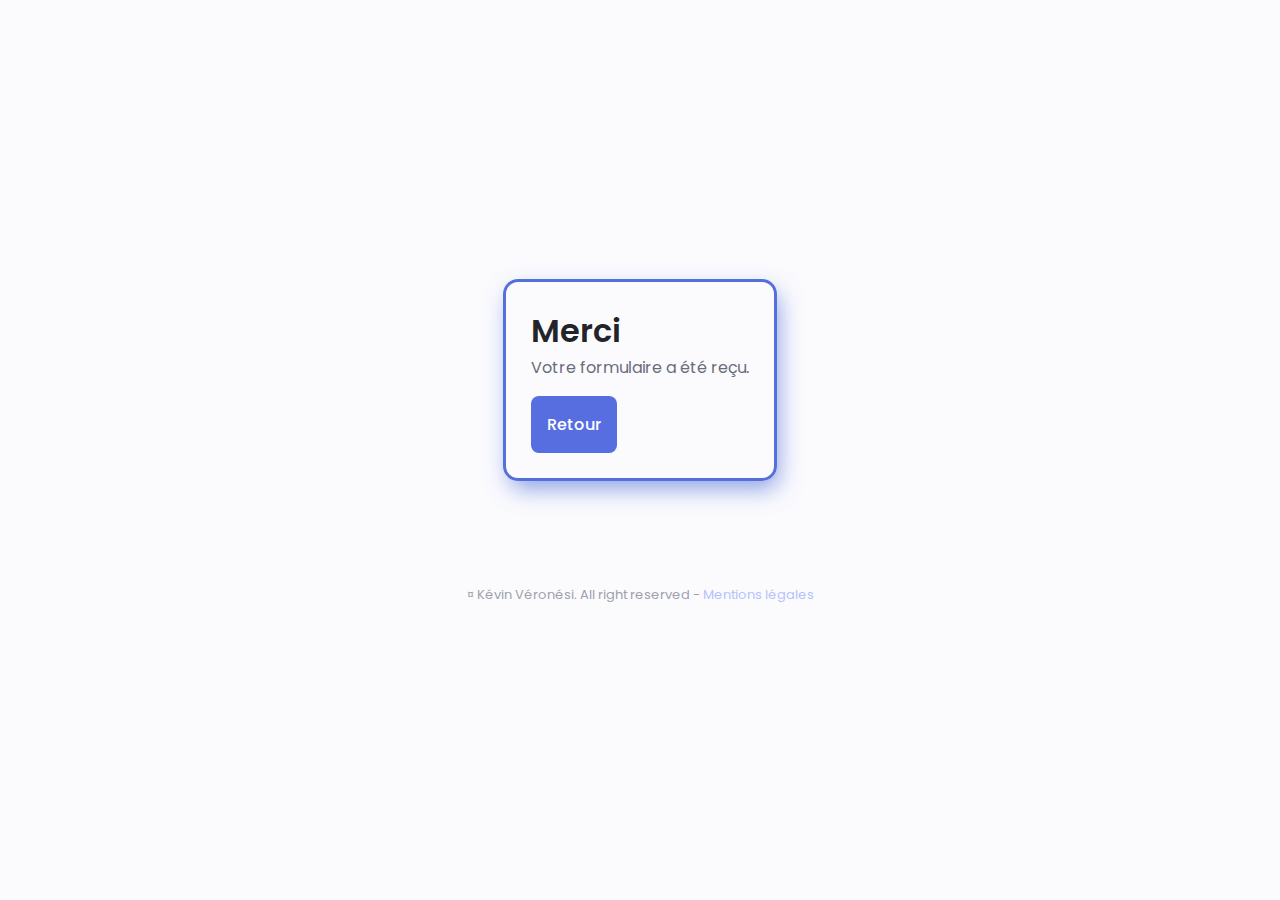
<file: Pages_supp/redirection/formSend.html>
<!doctype html>
<html lang="fr">

<head>
  <meta charset="UTF-8" />
  <meta name="viewport" content="width=device-width, initial-scale=1.0" />
  <meta http-equiv="X-UA-Compatible" content="ie=edge" />
  <meta name="author" content="Kévin Véronési" />
  <meta name="theme-color" content="#6e57e0" />

  <!-- Metadata -->
  <title>Merci - Kévin Véronési</title>
  <meta name="description"
    content="Sur ce site vous pouvez retrouver des informations à propos de moi comme mon CV, mes différents projets, mes passions et un espace pour me contacter." />
  <meta name="keywords" content="Merci - Kévin Véronési" />
  <meta property="og:description"
    content="Sur ce site vous pouvez retrouver des informations à propos de moi comme mon CV, mes différents projets, mes passions et un espace pour me contacter." />
  <meta property="og:image" content="/assets/img/about.jpg" />
  <meta property="og:site_name" content="Kevin-dev" />

  <!-- Favicon && Apple Icons -->
  <link rel="icon" type="image/jpg" href="/assets/img/about.jpg" />
  <link rel="apple-touch-icon" href="/assets/img/about.jpg" type="image/jpg" />

  <!-- css -->
  <link rel="stylesheet" href="/assets/css/styles.css" />
</head>
<style>
  body {
    display: flex;
    align-items: center;
    justify-content: center;
    flex-direction: column;
    min-height: 100vh;
  }

  .box {
    border: #5571d9 solid 3px;
    border-radius: 15px;
    padding: 25px;
    box-shadow: 4px 10px 23px -3px #5572d9b0;
  }

  p {
    margin-bottom: 1rem;
  }

  @media screen and (max-width: 734px) {
    .box {
      margin: 1em;
    }
  }
</style>

<body>
  <div class="box">
    <h1>Merci</h1>
    <p>Votre formulaire a été reçu. </p>
    <a href="../../index.html" class="button">
      Retour
    </a>
  </div>
  <!--==================== FOOTER ====================-->
  <footer class="footer">
    <p class="footer__copy">&#164; Kévin Véronési. All right reserved - <a class="link" href="#">Mentions légales</a>
    </p>
  </footer>
</body>

</html>
</file>
<file: assets/css/styles.css>
/*==================== GOOGLE FONTS ====================*/
@import url("https://fonts.googleapis.com/css2?family=Poppins:wght@400;500;600&display=swap");

/*==================== VARIABLES CSS ====================*/
:root {
  --header-height: 3rem;

  /*========== Colors ==========*/
  /* Change favorite color */
  --hue-color: 230; /*Purple 250 - Green 142 - Blue 230 - Pink 340*/

  /* HSL color mode */
  --first-color: hsl(var(--hue-color), 69%, 61%);
  --first-color-second: hsl(var(--hue-color), 69%, 61%);
  --first-color-alt: hsl(var(--hue-color), 57%, 53%);
  --first-color-lighter: hsl(var(--hue-color), 92%, 85%);
  --title-color: hsl(var(--hue-color), 8%, 15%);
  --text-color: hsl(var(--hue-color), 8%, 45%);
  --text-color-light: hsl(var(--hue-color), 8%, 65%);
  --input-color: hsl(var(--hue-color), 70%, 96%);
  --body-color: hsl(var(--hue-color), 60%, 99%);
  --container-color: #fff;
  --scroll-bar-color: hsl(var(--hue-color), 12%, 90%);
  --scroll-thumb-color: hsl(var(--hue-color), 12%, 80%);

  /*========== Font and typography ==========*/
  --body-font: "Poppins", sans-serif;

  /* .5rem = 8px, 1rem = 16px, 1.5rem = 24px ... */
  --big-font-size: 2rem;
  --h1-font-size: 1.5rem;
  --h2-font-size: 1.25rem;
  --h3-font-size: 1.125rem;
  --normal-font-size: 0.938rem;
  --small-font-size: 0.813rem;
  --smaller-font-size: 0.75rem;

  /*========== Font weight ==========*/
  --font-medium: 500;
  --font-semi-bold: 600;

  /*========== Margenes Bottom ==========*/
  /* .25rem = 4px, .5rem = 8px, .75rem = 12px ... */
  --mb-0-25: 0.25rem;
  --mb-0-5: 0.5rem;
  --mb-0-75: 0.75rem;
  --mb-1: 1rem;
  --mb-1-5: 1.5rem;
  --mb-2: 2rem;
  --mb-2-5: 2.5rem;
  --mb-3: 3rem;

  /*========== z index ==========*/
  --z-tooltip: 10;
  --z-fixed: 100;
  --z-modal: 1000;
}

/* Font size for large devices */
@media screen and (min-width: 968px) {
  :root {
    --big-font-size: 3rem;
    --h1-font-size: 2.25rem;
    --h2-font-size: 1.5rem;
    --h3-font-size: 1.25rem;
    --normal-font-size: 1rem;
    --small-font-size: 0.875rem;
    --smaller-font-size: 0.813rem;
  }
}

/*========== Variables Dark theme ==========*/
body.dark-theme{
  /* HSL color mode */
  --first-color-second: hsl(var(--hue-color), 30%, 8%);
  --title-color: hsl(var(--hue-color), 8%, 95%);
  --text-color: hsl(var(--hue-color), 8%, 75%);
  --input-color: hsl(var(--hue-color), 29%, 16%);
  --body-color: hsl(var(--hue-color), 28%, 12%);
  --container-color: hsl(var(--hue-color), 29%, 16%);
  --scroll-bar-color: hsl(var(--hue-color), 12%, 48%);
  --scroll-thumb-color: hsl(var(--hue-color), 12%, 36%);
}

/*========== Button Dark/Light ==========*/
.nav__btns{
  display: flex;
  align-items: center;
}

.change-theme{
  font-size: 1.25rem;
  color: var(--title-color);
  margin-right: var(--mb-1);
  cursor: pointer;
}

.change-theme:hover{
  color: var(--first-color);
}

/*==================== BASE ====================*/
* {
  box-sizing: border-box;
  padding: 0;
  margin: 0;
}

html {
  scroll-behavior: smooth;
}

body {
  margin: 0 0 var(--header-height) 0;
  font-family: var(--body-font);
  font-size: var(--normal-font-size);
  background-color: var(--body-color);
  color: var(--text-color);
}

h1,
h2,
h3,
h4 {
  color: var(--title-color);
  font-weight: var(--font-semi-bold);
}

ul {
  list-style: none;
}

a {
  text-decoration: none;
}

img {
  max-width: 100%;
  height: auto;
}

button {
  border: none;
}

textarea {
  resize: none;
}
/*==================== REUSABLE CSS CLASSES ====================*/
.section {
  padding: 2rem 0 4rem;
}

.section__title {
  font-size: var(--h1-font-size);
  color: var(--title-color);
}

.section__subtitle {
  display: block;
  font-size: var(--small-font-size);
  margin-bottom: var(--mb-3);
}

.section__title,
.section__subtitle {
  text-align: center;
}

.hide {
  display: none;
}

/*==================== LAYOUT ====================*/
.container {
  max-width: 768px;
  margin-left: var(--mb-1-5);
  margin-right: var(--mb-1-5);
}

.grid {
  display: grid;
  gap: 1.5rem;
}

.header {
  width: 100%;
  position: fixed;
  bottom: 0;
  left: 0;
  z-index: var(--z-fixed);
  background-color: var(--body-color);
}

/*==================== NAV ====================*/
.nav {
  max-width: 968px;
  height: var(--header-height);
  display: flex;
  justify-content: space-between;
  align-items: center;
}

.nav__logo,
.nav__togle {
  color: var(--title-color);
  font-weight: var(--font-medium);
}

.nav__logo:hover {
  color: var(--first-color);
}

.nav__togle {
  font-size: 1.1rem;
  cursor: pointer;
}

.nav__togle:hover {
  color: var(--first-color);
}

@media screen and (max-width: 767px) {
  .nav__menu {
    position: fixed;
    bottom: -100%;
    left: 0;
    width: 100%;
    background-color: var(--body-color);
    padding: 2rem 1.5rem 4rem;
    box-shadow: 0 -1px 4px rgba(0, 0, 0, 0.15);
    border-radius: 1.5rem 1.5rem 0 0;
    transition: 0.3s;
  }
}

.nav__list {
  grid-template-columns: repeat(3, 1fr);
  gap: 2rem;
}

.nav__link {
  display: flex;
  flex-direction: column;
  align-items: center;
  font-size: var(--small-font-size);
  color: var(--title-color);
  font-weight: var(--font-medium);
}

.nav__link:hover {
  color: var(--first-color);
}

.nav__icon {
  font-size: 1.2rem;
}

.nav__close {
  position: absolute;
  right: 1.3rem;
  bottom: 0.5rem;
  font-size: 1.5rem;
  cursor: pointer;
  color: var(--first-color);
}

.nav__close:hover {
  color: var(--first-color-alt);
}
/* show menu */
.show-menu {
  bottom: 0;
}

/* Active link */
.active-link{
  color: var(--first-color);
}
/* Change background header */
.scroll-header{
  box-shadow: 0 -1px 4px rgba(0, 0, 0, .15);
}

/*==================== HOME ====================*/
.home__container {
  gap: 1rem;
}

.home__content {
  grid-template-columns: 0.5fr 3fr;
  padding-top: 3.5rem;
  align-items: center;
}

.home__social {
  display: grid;
  grid-template-columns: max-content;
  row-gap: 1rem;
}

.home__social-icon {
  font-size: 1.25rem;
  color: var(--first-color);
}

.home__social-icon:hover {
  color: var(--first-color-alt);
}

.home__blob {
  width: 200px;
  fill: var(--first-color);
}

.home__blob-img {
  width: 200px;
}

.home__data {
  grid-column: 1/3;
}

.home__title {
  font-size: var(--big-font-size);
}

.home__subtitle {
  font-size: var(--h3-font-size);
  counter-reset: var(--text-color);
  font-weight: var(--font-medium);
  margin-bottom: var(--mb-0-75);
}

.home__description {
  margin-bottom: var(--mb-2);
}

.home__scroll {
  display: none;
}

.home__scroll-button {
  color: var(--first-color);
  transition: 0.3s;
}

.home__scroll-button:hover {
  transform: translateY(0.25rem);
}

.home__scroll-mouse {
  font-size: 2rem;
}

.home__scroll-name {
  font-size: var(--small-font-size);
  color: var(--title-color);
  font-weight: var(--font-medium);
  margin-right: var(--mb-0-25);
}

.home__scroll-arrow {
  font-size: 1.25rem;
}

/*==================== BUTTONS ====================*/
.button {
  display: inline-block;
  background-color: var(--first-color);
  color: #fff;
  padding: 1rem;
  border-radius: 0.5rem;
  font-weight: var(--font-medium);
}

.button:hover {
  background-color: var(--first-color-alt);
}

.button-icon {
  font-size: 1.25rem;
  margin-left: var(--mb-0-5);
  transition: 0.3s;
}

.button--flex {
  display: inline-flex;
  align-items: center;
}

/*==================== ABOUT ====================*/
.about__img {
  width: 200px;
  border-radius: 0.5rem;
  justify-self: center;
  align-self: center;
  transform: scaleX(-1);
}

.about__description {
  text-align: left;
  margin-bottom: var(--mb-2-5);
}

.about__buttons {
  display: flex;
  justify-content: center;
}
/*==================== SKILLS ====================*/
.skills__container {
  row-gap: 0;
}

.skills__header {
  display: flex;
  align-items: center;
  margin-bottom: var(--mb-2-5);
  cursor: pointer;
}

.skills__icon,
.skills__arow {
  font-size: 2rem;
  color: var(--first-color);
}

.skills__icon {
  margin-right: var(--mb-0-75);
}

.skills__title {
  font-size: var(--h3-font-size);
}

.skills__subtitle {
  font-size: var(--small-font-size);
  color: var(--text-color-light);
}

.skills__arrow {
  margin-left: auto;
  transition: 0.4s;
}

.skills__list {
  row-gap: 1.5rem;
  padding-left: 2.7rem;
}

.skills__title {
  display: flex;
  justify-content: space-between;
  margin-bottom: var(--mb-0-5);
}

.skills__name {
  font-size: var(--small-font-size);
  font-weight: var(--font-medium);
}

.skills__name::before {
  content: "•";
  margin-right: var(--mb-0-25);
}

.skills__close .skills__list {
  height: 0;
  overflow: hidden;
}

.skills__open .skills__list {
  height: max-content;
  margin-bottom: var(--mb-2-5);
}

.skills__open .skills__arrow {
  transform: rotate(-180deg);
}
/*==================== QUALIFICATION ====================*/
.qualification__tabs {
  display: flex;
  justify-content: space-evenly;
  margin-bottom: var(--mb-2);
}

.qualification__button {
  font-size: var(--h3-font-size);
  font-weight: var(--font-medium);
  cursor: pointer;
}

.qualification__button:hover {
  color: var(--first-color);
}

.qualification__icon {
  font-size: 1.8rem;
  margin-right: var(--mb-0-25);
}

.qualification__data {
  display: grid;
  grid-template-columns: 1fr max-content 1fr;
  column-gap: 1.5rem;
}

.qualification__title {
  font-size: var(--normal-font-size);
  font-weight: var(--font-medium);
}

.qualification__subtitle {
  display: inline-block;
  font-size: var(--small-font-size);
}

.qualification__calendar {
  font-size: var(--smaller-font-size);
  color: var(--text-color-light);
  margin-bottom: var(--mb-1);
}

.qualification__rounder {
  display: inline-block;
  width: 13px;
  height: 13px;
  background-color: var(--first-color);
  border-radius: 50%;
}

.qualification__line {
  display: block;
  width: 1px;
  height: 100%;
  background-color: var(--first-color);
  transform: translate(6px, -7px);
}

.qualification [data-content] {
  display: none;
}

.qualification__active[data-content] {
  display: block;
}

.qualification__button.qualification__active{
  color: var(--first-color);
}

/*==================== PORTFOLIO ====================*/
.portfolio__container{
  overflow: initial;
}

.portfolio__content{
  padding: 0 1.5rem;
}

.portfolio__img{
  width: 265px;
  border-radius: .5rem;
  justify-self: center;
}

.portfolio__title{
  font-size: var(--h3-font-size);
  margin-bottom: var(--mb-0-5);
}

.portfolio__description{
  margin-bottom: var(--mb-0-75);
}

.portfolio__button:hover .button__icon{
  transform: translateX(.25rem);
}

.swiper-button-prev::after,
.swiper-button-next::after{
  content: '';
}

.swiper-portfolio-icon{
  font-size: 2rem;
  color: var(--first-color);
}

.swiper-button-prev{
  left: -.5rem;
}

.swiper-button-next{
  right: -.5rem;
}

.swiper-container-horizontal > .swiper-pagination-bullets{
  bottom: -2.5rem;
}

.swiper-pagination-bullet-active{
  background-color: var(--first-color)
}

.swiper-button-prev,
.swiper-button-next,
.swiper-pagination-bullet{
  outline: none;
}

/*==================== CONTACT ME ====================*/
.contact__container{
  row-gap: 3rem;
}

.contact__information{
  display: flex;
  margin-bottom: var(--mb-2);
}

.contact__icon{
  font-size: 1.4rem;
  color: var(--first-color);
  margin-right: var(--mb-0-75);
}

.contact__title{
  font-size: var(--h3-font-size);
  font-weight: var(--font-medium);
}

.contact__subtitle{
  font-size: var(--small-font-size);
  color: var(--text-color-light)
}

.contact__content{
  background-color: var(--input-color);
  border-radius: .5rem;
  padding: .75rem 1rem .25rem;
}

.contact__label{
  font-size: var(--smaller-font-size);
  color: titz;
  border-bottom: 1px solid var(--text-color-light);
}

.contact__input{
  width: 100%;
  background-color: var(--input-color);
  color: var(--text-color);
  font-family: var(--body-font);
  font-size: var(--normal-font-size);
  border: none;
  outline: none;
  padding: .25rem .5rem .5rem 0;
}

.contact__form i{
  margin-left: 0.3rem;
}

/*==================== FOOTER ====================*/
.footer{
  padding-top: 2rem;
}

.footer__container{
  row-gap: 3.5rem;
}

.footer__bg{
  background-color: var(--first-color-second);
  padding: 2rem 0 3rem;
}

.footer__title{
  font-size: var(--h1-font-size);
  margin-bottom: var(--mb-0-25);
}

.footer__subtitle{
  font-size: var(--small-font-size);
}

.footer__links{
  display: flex;
  flex-direction: column;
  row-gap: 1.5rem;
}

.footer__link:hover{
  color: var(--first-color-lighter);
}

.footer__social{
  font-size: 1.25rem;
  margin-right: var(--mb-1-5);
}

.footer__social:hover{
  color: var(--first-color-lighter);
}

.footer__copy{
  font-size: var(--smaller-font-size);
  text-align: center;
  color: var(--text-color-light);
  margin-top: var(--mb-3);
}

.footer__title,
.footer__subtitle,
.footer__link,
.footer__social{
  color: #fff;
}

.link{
  color: var(--first-color-lighter);
}
/*========== SCROLL UP ==========*/
.scrollup{
  position: fixed;
  right: 1rem;
  bottom: -20%;
  background-color: var(--first-color);
  opacity: .8;
  padding: 0 .3rem;
  border-radius: .4rem;
  z-index: var(--z-tooltip);
  transition: .4s;
}

.scrollup:hover{
  background-color: var(--first-color-alt);
}

.scrollup__icon{
  font-size: 1.5rem;
  color: #fff;
}
/* Show scroll */
.show-scroll{
  bottom: 5rem;
}

/*========== SCROLL BAR ==========*/
::-webkit-scrollbar{
  width: .60rem;
  background-color: var(--scroll-bar-color);
  border-radius: .5rem;
}

::-webkit-scrollbar-thumb{
  background-color: var(--scroll-thumb-color);
  border-radius: .5rem;
}

::-webkit-scrollbar-thumb:hover{
  background-color: var(--text-color-light);
}

/*==================== MEDIA QUERIES ====================*/
/* For small devices */
@media screen and (min-width: 350px){
  .container{
    margin-left: var(--mb-1);
    margin-right: var(--mb-1);
  }

  .nav__menu{
    padding: 2rem .25rem 1rem;
  }
  .nav__list{
    column-gap: 0;
  }

  .home__content{
    grid-template-columns: .25fr 3fr;
  }
  .home__blob{
    width: 180px;
  }

  .skills__title{
    font-size: var(--normal-font-size);
  }

  .qualification__data{
    gap: .5rem;
  }

  .project__img{
    width: 200px;
  }
}

/* For medium devices */
@media screen and (min-width: 568px){
  .home__content{
    grid-template-columns: max-content 1fr 1fr;
  }
  .home__data{
    grid-column: initial;
  }
  .home__img{
    order: 1;
    justify-self: center;
  }

  .about__container,
  .skills__container,
  .portfolio__content,
  .contact__container,
  .footer__container{
    grid-template-columns: repeat(2, 1fr);
  }

  .qualification__sections{
    display: grid;
    grid-template-columns: .6fr;
    justify-content: center;
  }
}

@media screen and (min-width: 768px){
  .container{
    margin-left: auto;
    margin-right: auto;
  }

  body{
    margin: 0;
  }

  .section{
    padding: 6rem 0 2rem;
  }
  .section__subtitle{
    margin-bottom: 4rem;
  }

  .header{
    top: 0;
    bottom: initial;
  }
  
  .header,
  .main,
  .footer__container{
    padding: 0 1rem;
  }

  .nav{
    height: calc(var(--header-height) + 1.5rem);
    column-gap: 1rem;
  }
  .nav__icon,
  .nav__close,
  .nav__toggle{
    display: none;
  }
  .nav__list{
    display: flex;
    column-gap: 2rem;
  }
  .nav__menu{
    margin-top: 2rem;
    margin-left: auto;
  }
  .change-theme{
    margin: 0;
  }

  .home__container{
    row-gap: 5rem;
  }
  .home__content{
    padding-top: 5.5rem;
    column-gap: 2rem;
  }
  .home__blob{
    width: 270px;
  }
  .home__scroll{
    display: block;
  }
  .home__scroll-button{
    margin-left: 3rem;
  }

  .about__container{
    column-gap: 5rem;
  }
  .about__img{
    width: 350px;
  }
  .about__description{
    text-align: left;
  }
  .about__buttons{
    justify-content: initial;
  }

  .qualification__tabs{
    justify-content: center;
  }
  .qualification__button{
    margin: 0 var(--mb-1);
  }
  .qualification__sections{
    grid-template-columns: .5fr;
  }

  .portfolio__img{
    width: 320px;
  }
  .portfolio__content{
    align-items: center;
  }

  .footer__container{
    grid-template-columns: repeat(3, 1fr);
  }
  .footer__bg{
    padding: 3rem 0 3.5rem;
  }
  .footer__links{
    flex-direction: row;
    column-gap: 2rem;
  }
  .footer__socials{
    justify-self: flex-end;
  }
  .footer__copy{
    margin-top: 4.5rem;
  }
}
/* For large devices */
@media screen and (min-width: 1024){
  .header,
  .main,
  .footer__container{
    padding: 0;
  }

  .home__blob{
    width: 320px;
  }
  .home__social{
    transform: translateX(-6rem);
  }

  .portfolio__content{
    column-gap: 5rem;
  }
  .swiper-portfolio-icon{
    font-size: 2.5rem;
  }
  .swiper-button-prev{
    left: -3.5rem;
  }
  .swiper-button-next{
    right: -3.5rem;
  }
  .swiper-container-horizontal > .swiper-pagination-bullets{
    bottom: -4.5rem;
  }

  .contact__form{
    width: 460px;
  }
  .contact__inputs{
    grid-template-columns: repeat(2, 1fr);
  }
}
</file>
<file: Projets/Random_Password_Generator/data/css/style.css>
* {
    user-select: none;
}

body {
    display: flex;
    justify-content: center;
    align-items: center;
    min-height: 100vh;
}

.inputBox {
    position: relative;
    width: 450px;
    display: flex;
    justify-content: center;
    align-items: center;
    flex-direction: column;
}

.inputBox h2 {
    font-size: 28px;
    color: #333;
    text-align: center;
}

.inputBox input {
    position: relative;
    width: 100%;
    height: 60px;
    border: none;
    margin: 15px 0 20px;
    outline: none;
    padding: 0 20px;
    font-size: 24px;
    letter-spacing: 4px;
    box-sizing: border-box;
    border-radius: 8px;
    color: #333;
    border-bottom: 5px solid rgba(0, 0, 0, 0.2);
    border-right: 5px solid rgba(0, 0, 0, 0.2);
    background-color: whitesmoke;
    box-shadow: 10px 10px 10px rgba(0, 0, 0, 0.5);
}

.inputBox input::placeholder {
    letter-spacing: 0px;
}

.inputBox #btn {
    text-align: center;
    position: relative;
    cursor: pointer;
    color: #fff;
    background: #333;
    font-size: 24px;
    display: inline-block;
    padding: 10px 15px;
    border-radius: 8px;
    width: 320px;
}

.inputBox #btn:active {
    background-color: #c7c7c7;
}

.copy {
    position: absolute;
    top: 40%;
    right: 15px;
    width: 45px;
    cursor: pointer;
    opacity: 0.2;
}

.copy:hover {
    opacity: 0.5;
}

.copy:active {
    opacity: 1;
}
</file>
